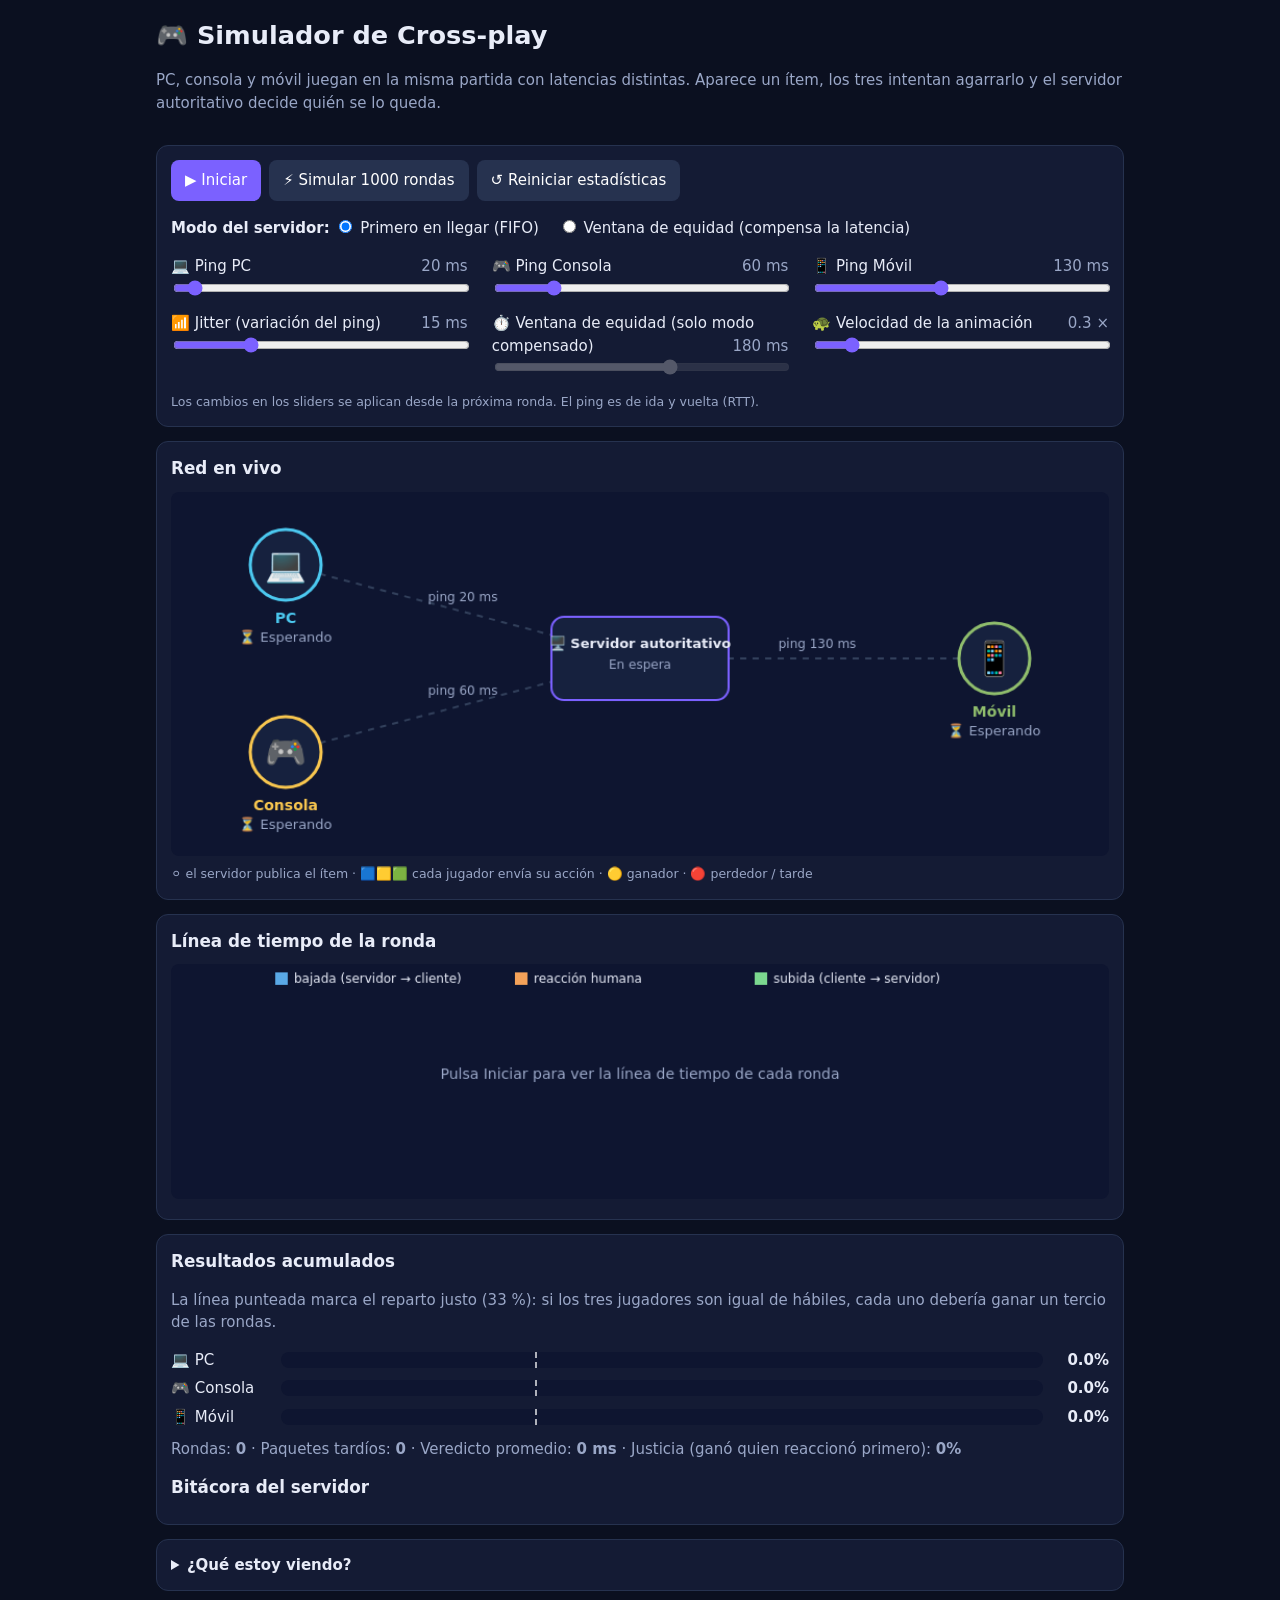
<file: index.html>
<!DOCTYPE html>
<html lang="es">
<head>
  <meta charset="UTF-8">
  <meta name="viewport" content="width=device-width, initial-scale=1">
  <title>Simulador de Cross-play</title>
  <link rel="stylesheet" href="style.css">
</head>
<body>
<header>
  <h1>🎮 Simulador de Cross-play</h1>
  <p>PC, consola y móvil juegan en la misma partida con latencias distintas. Aparece un ítem, los tres intentan agarrarlo y el servidor autoritativo decide quién se lo queda.</p>
</header>

<main>
  <!-- Controles -->
  <section class="panel">
    <div class="buttons">
      <button id="btnStart">▶ Iniciar</button>
      <button id="btnBatch" title="Reinicia las estadísticas y simula 1000 rondas al instante con la configuración actual">⚡ Simular 1000 rondas</button>
      <button id="btnReset">↺ Reiniciar estadísticas</button>
    </div>

    <div class="mode">
      <strong>Modo del servidor:</strong>
      <label><input type="radio" name="mode" value="fifo" checked> Primero en llegar (FIFO)</label>
      <label><input type="radio" name="mode" value="comp"> Ventana de equidad (compensa la latencia)</label>
    </div>

    <div class="grid">
      <label>💻 Ping PC <output></output>
        <input type="range" id="ping-pc" min="5" max="300" value="20" data-unit="ms"></label>
      <label>🎮 Ping Consola <output></output>
        <input type="range" id="ping-con" min="5" max="300" value="60" data-unit="ms"></label>
      <label>📱 Ping Móvil <output></output>
        <input type="range" id="ping-mov" min="5" max="300" value="130" data-unit="ms"></label>
      <label>📶 Jitter (variación del ping) <output></output>
        <input type="range" id="jitter" min="0" max="60" value="15" data-unit="ms"></label>
      <label>⏱️ Ventana de equidad (solo modo compensado) <output></output>
        <input type="range" id="ventana" min="0" max="300" value="180" data-unit="ms"></label>
      <label>🐢 Velocidad de la animación <output></output>
        <input type="range" id="speed" min="0.1" max="2" step="0.05" value="0.3" data-unit="×"></label>
    </div>
    <small>Los cambios en los sliders se aplican desde la próxima ronda. El ping es de ida y vuelta (RTT).</small>
  </section>

  <!-- Escena -->
  <section class="panel">
    <h2>Red en vivo</h2>
    <canvas id="scene" width="900" height="350"></canvas>
    <small>⚪ el servidor publica el ítem · 🟦🟨🟩 cada jugador envía su acción · 🟡 ganador · 🔴 perdedor / tarde</small>
  </section>

  <section class="panel">
    <h2>Línea de tiempo de la ronda</h2>
    <canvas id="timeline" width="900" height="225"></canvas>
  </section>

  <!-- Resultados -->
  <section class="panel">
    <h2>Resultados acumulados</h2>
    <p class="hint">La línea punteada marca el reparto justo (33 %): si los tres jugadores son igual de hábiles, cada uno debería ganar un tercio de las rondas.</p>
    <div id="stats"></div>
    <h2>Bitácora del servidor</h2>
    <ul id="log"></ul>
  </section>

  <details class="panel">
    <summary>¿Qué estoy viendo?</summary>
    <ul>
      <li><b>Latencia:</b> el ítem tarda ½ ping en llegar a cada jugador y su acción tarda otro ½ ping en volver.</li>
      <li><b>Concurrencia:</b> tres acciones compiten por el mismo ítem en el mismo instante.</li>
      <li><b>Consistencia:</b> el servidor autoritativo es el único que decide, así todos ven el mismo resultado.</li>
      <li><b>FIFO:</b> gana el primer paquete que llega. Quien tiene mejor conexión gana aunque reaccione más lento.</li>
      <li><b>Ventana de equidad:</b> el servidor espera unos ms, descuenta el ping medido de cada jugador y premia a quien realmente apretó primero. Costo: todos esperan el veredicto, y quien supere la ventana llega tarde.</li>
    </ul>
  </details>
</main>

<script src="motor.js"></script>
<script src="app.js"></script>
</body>
</html>
</file>
<file: style.css>
:root {
  --bg: #0b1020; --panel: #141b34; --line: #26324f;
  --txt: #e8ecf8; --mut: #9aa7c7; --acc: #7b61ff;
}
* { box-sizing: border-box; }
body { margin: 0; background: var(--bg); color: var(--txt); font: 15px/1.5 system-ui, sans-serif; }
header, main { max-width: 1000px; margin: 0 auto; padding: 16px; }
header { padding-bottom: 0; }
h1 { margin: 0 0 4px; font-size: 1.6rem; }
h2 { margin: 0 0 10px; font-size: 1.05rem; }
header p, small, .hint { color: var(--mut); }

.panel { background: var(--panel); border: 1px solid var(--line); border-radius: 12px; padding: 14px; margin-bottom: 14px; }
canvas { display: block; width: 100%; height: auto; background: #0e1530; border-radius: 8px; margin-bottom: 6px; }

.buttons { display: flex; flex-wrap: wrap; gap: 8px; margin-bottom: 12px; }
button { background: var(--acc); color: #fff; border: 0; border-radius: 8px; padding: 9px 14px; font: inherit; cursor: pointer; }
button:hover { filter: brightness(1.15); }
#btnBatch, #btnReset { background: #26324f; }

.mode { margin-bottom: 12px; }
.mode label { display: inline-block; margin: 4px 14px 4px 0; cursor: pointer; }

.grid { display: grid; grid-template-columns: repeat(auto-fit, minmax(270px, 1fr)); gap: 10px 24px; margin-bottom: 8px; }
.grid label { display: block; }
output { float: right; color: var(--mut); font-variant-numeric: tabular-nums; }
input[type=range] { width: 100%; accent-color: var(--acc); }
input:disabled { opacity: .35; }

.row { display: grid; grid-template-columns: 100px 1fr 56px; align-items: center; gap: 10px; margin: 6px 0; }
.row b { text-align: right; }
.track { position: relative; height: 16px; background: #0e1530; border-radius: 8px; overflow: hidden; }
.fill { height: 100%; transition: width .3s; }
.fair { position: absolute; left: 33.33%; top: 0; bottom: 0; border-left: 2px dashed #fffa; }
.sum { margin: 10px 0 14px; color: var(--mut); }

#log { list-style: none; margin: 0; padding: 0; font-size: 13px; color: var(--mut); }
#log li { padding: 3px 0; border-bottom: 1px solid var(--line); }
summary { cursor: pointer; font-weight: 600; }
details ul { padding-left: 20px; }
</file>
